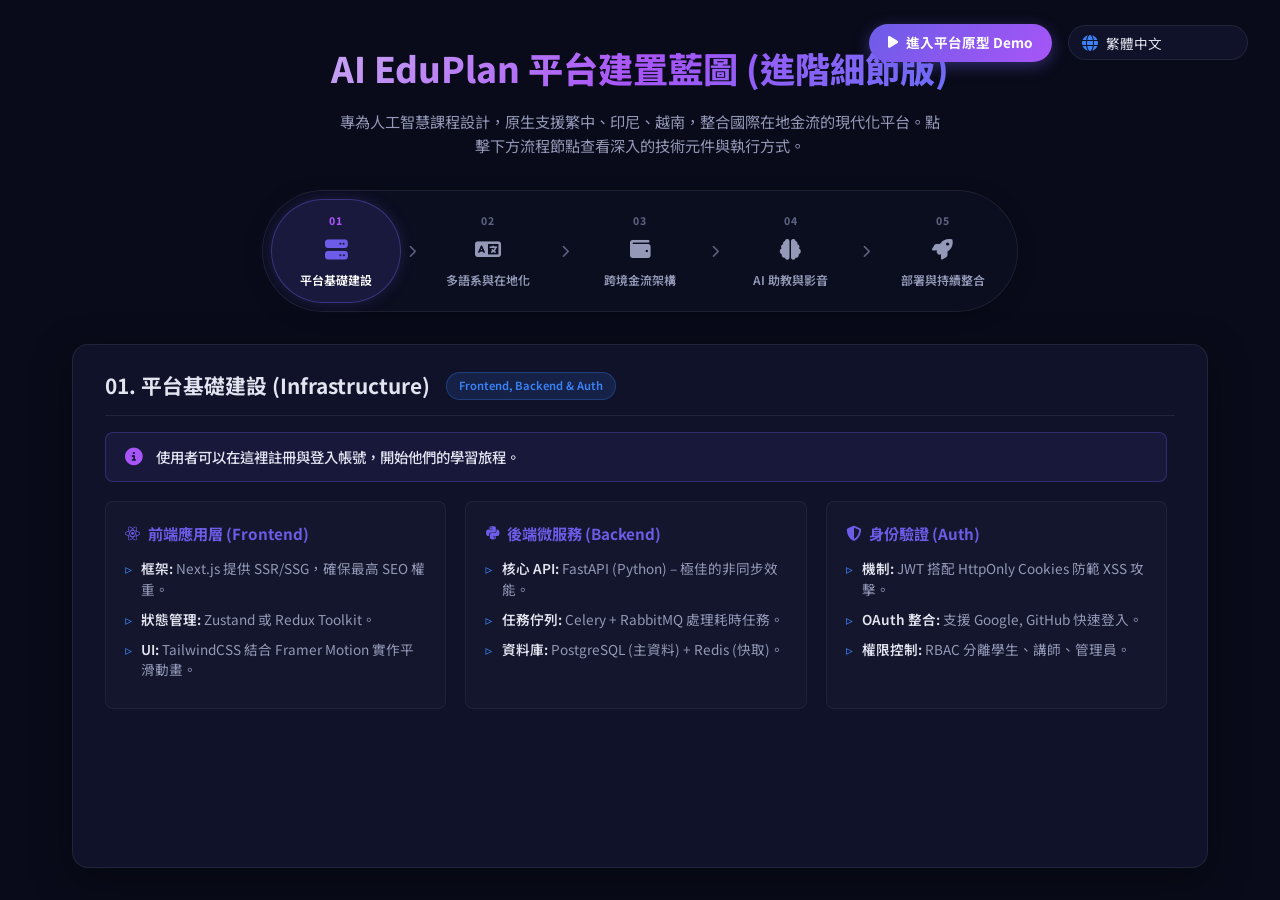
<file: index.html>
<!DOCTYPE html>
<html lang="zh-TW">
<head>
    <meta charset="UTF-8">
    <meta name="viewport" content="width=device-width, initial-scale=1.0">
    <title>AI EduPlan | Architecture Planning</title>
    <link rel="stylesheet" href="style.css">
    <link href="https://fonts.googleapis.com/css2?family=Noto+Sans+TC:wght@400;500;700;800&family=Inter:wght@400;500;600;700&display=swap" rel="stylesheet">
    <link rel="stylesheet" href="https://cdnjs.cloudflare.com/ajax/libs/font-awesome/6.4.0/css/all.min.css">
</head>
<body>
    <!-- Language Switcher & Demo Link -->
    <div class="top-nav-controls">
        <a href="demo.html" class="demo-link-btn"><i class="fa-solid fa-play"></i> <span data-i18n="demo_btn">進入平台原型 Demo</span></a>
        <div class="lang-switcher">
            <i class="fa-solid fa-globe"></i>
            <select id="lang-select">
                <option value="tw">繁體中文</option>
                <option value="id">Bahasa Indonesia</option>
                <option value="vn">Tiếng Việt</option>
                <option value="en">English</option>
            </select>
        </div>
    </div>

    <div class="app-container">
        <header class="header">
            <h1 data-i18n="header_title">AI EduPlan 平台建置藍圖 (進階細節版)</h1>
            <p data-i18n="header_desc">專為人工智慧課程設計，原生支援繁中、印尼、越南，整合國際在地金流的現代化平台。點擊下方流程節點查看深入的技術元件與執行方式。</p>
        </header>

        <!-- Horizontal Workflow Nodes -->
        <div class="workflow-wrapper">
            <div class="workflow-nodes">
                
                <div class="node active" data-target="panel-1">
                    <div class="node-step">01</div>
                    <div class="node-icon"><i class="fa-solid fa-server"></i></div>
                    <div class="node-title" data-i18n="node_1">平台基礎建設</div>
                </div>
                
                <div class="arrow"><i class="fa-solid fa-chevron-right"></i></div>
                
                <div class="node" data-target="panel-2">
                    <div class="node-step">02</div>
                    <div class="node-icon"><i class="fa-solid fa-language"></i></div>
                    <div class="node-title" data-i18n="node_2">多語系與在地化</div>
                </div>
                
                <div class="arrow"><i class="fa-solid fa-chevron-right"></i></div>
                
                <div class="node" data-target="panel-3">
                    <div class="node-step">03</div>
                    <div class="node-icon"><i class="fa-solid fa-wallet"></i></div>
                    <div class="node-title" data-i18n="node_3">跨境金流架構</div>
                </div>
                
                <div class="arrow"><i class="fa-solid fa-chevron-right"></i></div>
                
                <div class="node" data-target="panel-4">
                    <div class="node-step">04</div>
                    <div class="node-icon"><i class="fa-solid fa-brain"></i></div>
                    <div class="node-title" data-i18n="node_4">AI 助教與影音</div>
                </div>

                <div class="arrow"><i class="fa-solid fa-chevron-right"></i></div>

                <div class="node" data-target="panel-5">
                    <div class="node-step">05</div>
                    <div class="node-icon"><i class="fa-solid fa-rocket"></i></div>
                    <div class="node-title" data-i18n="node_5">部署與持續整合</div>
                </div>

            </div>
        </div>

        <!-- Details Panels -->
        <div class="panels-container">
            
            <!-- Panel 1 -->
            <div class="panel active" id="panel-1">
                <div class="panel-header">
                    <h2 data-i18n="p1_title">01. 平台基礎建設 (Infrastructure)</h2>
                    <span class="badge blue">Frontend, Backend & Auth</span>
                </div>
                <div class="panel-content scrollable">
                    <div class="explain-box">
                        <i class="fa-solid fa-circle-info"></i>
                        <span data-i18n="p1_explain">使用者可以在這裡註冊與登入帳號，開始他們的學習旅程。</span>
                    </div>
                    <div class="grid-3">
                        <div class="box">
                            <h4><i class="fa-brands fa-react"></i> <span data-i18n="p1_b1_t">前端應用層 (Frontend)</span></h4>
                            <ul class="detail-list">
                                <li data-i18n="p1_b1_1"><strong>框架:</strong> Next.js 提供 SSR/SSG，確保最高 SEO 權重。</li>
                                <li data-i18n="p1_b1_2"><strong>狀態管理:</strong> Zustand 或 Redux Toolkit。</li>
                                <li data-i18n="p1_b1_3"><strong>UI:</strong> TailwindCSS 結合 Framer Motion 實作平滑動畫。</li>
                            </ul>
                        </div>
                        <div class="box">
                            <h4><i class="fa-brands fa-python"></i> <span data-i18n="p1_b2_t">後端微服務 (Backend)</span></h4>
                            <ul class="detail-list">
                                <li data-i18n="p1_b2_1"><strong>核心 API:</strong> FastAPI (Python) – 極佳的非同步效能。</li>
                                <li data-i18n="p1_b2_2"><strong>任務佇列:</strong> Celery + RabbitMQ 處理耗時任務。</li>
                                <li data-i18n="p1_b2_3"><strong>資料庫:</strong> PostgreSQL (主資料) + Redis (快取)。</li>
                            </ul>
                        </div>
                        <div class="box">
                            <h4><i class="fa-solid fa-shield-halved"></i> <span data-i18n="p1_b3_t">身份驗證 (Auth)</span></h4>
                            <ul class="detail-list">
                                <li data-i18n="p1_b3_1"><strong>機制:</strong> JWT 搭配 HttpOnly Cookies 防範 XSS 攻擊。</li>
                                <li data-i18n="p1_b3_2"><strong>OAuth 整合:</strong> 支援 Google, GitHub 快速登入。</li>
                                <li data-i18n="p1_b3_3"><strong>權限控制:</strong> RBAC 分離學生、講師、管理員。</li>
                            </ul>
                        </div>
                    </div>
                </div>
            </div>

            <!-- Panel 2 -->
            <div class="panel" id="panel-2">
                <div class="panel-header">
                    <h2 data-i18n="p2_title">02. 全球化多語系策略 (i18n)</h2>
                    <span class="badge emerald">Translation Pipeline</span>
                </div>
                <div class="panel-content scrollable">
                    <div class="explain-box">
                        <i class="fa-solid fa-circle-info"></i>
                        <span data-i18n="p2_explain">來自不同國家的學生（台灣、印尼、越南）都能用自己母語的介面與字幕，毫無阻礙地學習。</span>
                    </div>
                    <p class="desc" data-i18n="p2_desc">不只是翻譯文字，還包含時區、貨幣符號、與排版的全面在地化。</p>
                    
                    <div class="inner-flow">
                        <div class="flow-step">
                            <span class="step-num">1</span>
                            <strong data-i18n="p2_f1_t">IP 定位 (GeoIP)</strong>
                            <p data-i18n="p2_f1_d">偵測來源國家，自動設定時區與幣別。</p>
                        </div>
                        <div class="flow-arrow">→</div>
                        <div class="flow-step">
                            <span class="step-num">2</span>
                            <strong data-i18n="p2_f2_t">載入語系</strong>
                            <p data-i18n="p2_f2_d">優先顯示當地語系，無配對則 fallback 英文。</p>
                        </div>
                        <div class="flow-arrow">→</div>
                        <div class="flow-step">
                            <span class="step-num">3</span>
                            <strong data-i18n="p2_f3_t">動態排版調整</strong>
                            <p data-i18n="p2_f3_d">印尼/越南文字串較長，UI 容器動態適應。</p>
                        </div>
                    </div>

                    <div class="grid-2 mt-3">
                        <div class="box">
                            <h4><i class="fa-solid fa-language"></i> <span data-i18n="p2_b1_t">AI 自動化翻譯工作流</span></h4>
                            <ul class="detail-list">
                                <li data-i18n="p2_b1_1">原始內容撰寫以 <strong>繁體中文</strong> 為主。</li>
                                <li data-i18n="p2_b1_2">呼叫 OpenAI API，批次翻譯成印尼文與越南文。</li>
                                <li data-i18n="p2_b1_3">推送至後台，由當地母語人士進行人工校對。</li>
                            </ul>
                        </div>
                        <div class="box">
                            <h4><i class="fa-solid fa-clock"></i> <span data-i18n="p2_b2_t">區域化體驗設定</span></h4>
                            <ul class="detail-list">
                                <li data-i18n="p2_b2_1"><strong>時間:</strong> 使用 <code>date-fns-tz</code> 轉換為學員當地時間。</li>
                                <li data-i18n="p2_b2_2"><strong>字體:</strong> 針對不同語系載入最佳化字體避免缺字。</li>
                            </ul>
                        </div>
                    </div>
                </div>
            </div>

            <!-- Panel 3 -->
            <div class="panel" id="panel-3">
                <div class="panel-header">
                    <h2 data-i18n="p3_title">03. 跨境與在地金流架構</h2>
                    <span class="badge amber">Payment State Machine</span>
                </div>
                <div class="panel-content scrollable">
                    <div class="explain-box">
                        <i class="fa-solid fa-circle-info"></i>
                        <span data-i18n="p3_explain">這是開發者／平台擁有者收錢（獲利）的地方。學生可以使用當地的信用卡、電子錢包或轉帳付款。</span>
                    </div>
                    
                    <div class="grid-2">
                        <div>
                            <p class="desc" data-i18n="p3_desc">針對東南亞市場，深度整合當地虛擬帳號與電子錢包。</p>
                            <div class="box">
                                <h4><i class="fa-solid fa-money-bill-transfer"></i> <span data-i18n="p3_b1_t">支付網關動態路由</span></h4>
                                <ul class="detail-list">
                                    <li data-i18n="p3_b1_1"><strong>台灣:</strong> 綠界 (ECPay) - 信用卡與超商。</li>
                                    <li data-i18n="p3_b1_2"><strong>印尼/越南:</strong> Xendit - GoPay, MoMo 或虛擬帳號。</li>
                                    <li data-i18n="p3_b1_3"><strong>國際:</strong> Stripe API，以 USD 計價。</li>
                                </ul>
                            </div>
                            <div class="box mt-3">
                                <h4><i class="fa-solid fa-rotate"></i> <span data-i18n="p3_b2_t">交易狀態機 (Webhook)</span></h4>
                                <ul class="detail-list">
                                    <li data-i18n="p3_b2_1"><code>PENDING</code>: 等待非同步付款。</li>
                                    <li data-i18n="p3_b2_2"><code>PAID</code>: 收到 Gateway Webhook，解鎖課程。</li>
                                    <li data-i18n="p3_b2_3"><code>FAILED</code>: 超時未付款，釋放名額。</li>
                                </ul>
                            </div>
                        </div>
                        
                        <!-- Interactive Fee & Revenue Calculator -->
                        <div class="box calculator-box">
                            <h4 style="color: var(--teal);"><i class="fa-solid fa-calculator"></i> <span data-i18n="calc_title">跨境金流成本與收益估算器</span></h4>
                            <p style="font-size: 0.75rem; color: var(--text3); margin-bottom: 1rem;" data-i18n="calc_desc">模擬不同市場售價下，扣除平台與支付網關手續費後的淨收益估算。</p>
                            
                            <div class="form-group">
                                <label data-i18n="calc_market">目標市場與售價設定</label>
                                <select class="form-control" id="calc-region" style="background: rgba(0,0,0,0.4); border-color: rgba(255,255,255,0.1);">
                                    <option value="tw">台灣 (售價: NT$ 2,980, 綠界手續費: 2.75%)</option>
                                    <option value="id">印尼 (售價: Rp 1.450.000, Xendit手續費: 3.5%)</option>
                                    <option value="vn">越南 (售價: 2.350.000 VND, MoMo手續費: 2.5%)</option>
                                    <option value="en">國際 (售價: $99.00 USD, Stripe手續費: 3.4% + $0.3)</option>
                                </select>
                            </div>
                            
                            <div class="form-group" style="margin-top: 1rem;">
                                <label style="display: flex; justify-content: space-between;">
                                    <span data-i18n="calc_sales">預估每月銷量 (人次)</span>
                                    <span id="calc-sales-val" style="font-weight: 700; color: var(--accent2);">50</span>
                                </label>
                                <input type="range" id="calc-sales-range" min="5" max="500" step="5" value="50" style="width: 100%; accent-color: var(--accent);">
                            </div>

                            <div style="margin-top: 1.5rem; border-top: 1px dashed rgba(255,255,255,0.08); padding-top: 1rem;">
                                <div style="display: flex; justify-content: space-between; font-size: 0.8rem; margin-bottom: 0.4rem;">
                                    <span data-i18n="calc_total_rev">月總營業額:</span>
                                    <span id="calc-total-rev" style="color: white; font-weight: 600;">NT$ 149,000</span>
                                </div>
                                <div style="display: flex; justify-content: space-between; font-size: 0.8rem; margin-bottom: 0.4rem; color: var(--rose);">
                                    <span data-i18n="calc_fees">估算網關手續費:</span>
                                    <span id="calc-total-fees">- NT$ 4,098</span>
                                </div>
                                <div style="display: flex; justify-content: space-between; font-size: 0.9rem; font-weight: 700; color: var(--teal); border-top: 1px solid rgba(255,255,255,0.05); padding-top: 0.4rem;">
                                    <span data-i18n="calc_net_income">淨收益預估:</span>
                                    <span id="calc-net-income">NT$ 144,902</span>
                                </div>
                            </div>
                        </div>
                    </div>
                </div>
            </div>

            <!-- Panel 4 -->
            <div class="panel" id="panel-4">
                <div class="panel-header">
                    <h2 data-i18n="p4_title">04. AI 助教與影音分發</h2>
                    <span class="badge rose">RAG & Video CDN</span>
                </div>
                <div class="panel-content scrollable">
                    <div class="explain-box">
                        <i class="fa-solid fa-circle-info"></i>
                        <span data-i18n="p4_explain">學生在這裡觀看高品質且加密防盜的教學影片，並可以隨時向 AI 助教發問取得即時解答。</span>
                    </div>
                    <div class="grid-2">
                        <div class="box">
                            <h4><i class="fa-solid fa-video"></i> <span data-i18n="p4_b1_t">HLS 加密串流架構</span></h4>
                            <ul class="detail-list">
                                <li data-i18n="p4_b1_1"><strong>儲存轉檔:</strong> AWS S3 搭配 MediaConvert 切片 HLS。</li>
                                <li data-i18n="p4_b1_2"><strong>內容保護:</strong> 結合 AES-128 加密，防堵直接下載。</li>
                                <li data-i18n="p4_b1_3"><strong>全球分發:</strong> 透過 CloudFront CDN 確保印尼/越南不卡頓。</li>
                            </ul>
                        </div>
                        <div class="box">
                            <h4><i class="fa-solid fa-robot"></i> <span data-i18n="p4_b2_t">RAG 課程助教</span></h4>
                            <ul class="detail-list">
                                <li data-i18n="p4_b2_1"><strong>資料向量化:</strong> 將影片逐字稿存入 Vector DB。</li>
                                <li data-i18n="p4_b2_2"><strong>精準問答:</strong> 自動帶入提問當下的時間段上下文。</li>
                                <li data-i18n="p4_b2_3"><strong>多語支援:</strong> 自動將外語提問對齊繁中知識庫並翻譯解答。</li>
                            </ul>
                        </div>
                    </div>
                </div>
            </div>

            <!-- Panel 5 -->
            <div class="panel" id="panel-5">
                <div class="panel-header">
                    <h2 data-i18n="p5_title">05. 發布與持續整合 (CI/CD)</h2>
                    <span class="badge purple">DevOps & Marketing</span>
                </div>
                <div class="panel-content scrollable">
                    <div class="explain-box">
                        <i class="fa-solid fa-circle-info"></i>
                        <span data-i18n="p5_explain">開發者在這裡一鍵發布更新。靜態宣傳網頁會自動上傳到 GitHub Pages，讓搜尋引擎（Google）更容易找到這個平台。</span>
                    </div>
                    <div class="grid-2">
                        <div class="box">
                            <h4><i class="fa-solid fa-code-branch"></i> <span data-i18n="p5_b1_t">GitHub Actions 部署</span></h4>
                            <ul class="detail-list">
                                <li data-i18n="p5_b1_1"><strong>靜態行銷頁:</strong> 推送至 main 自動佈署至 gh-pages 分支。</li>
                                <li data-i18n="p5_b1_2"><strong>後端服務:</strong> 通過 PyTest 後封裝 Docker 推送雲端。</li>
                            </ul>
                        </div>
                        <div class="box">
                            <h4><i class="fa-solid fa-magnifying-glass-chart"></i> <span data-i18n="p5_b2_t">國際化 SEO 策略</span></h4>
                            <ul class="detail-list">
                                <li data-i18n="p5_b2_1"><strong>Hreflang Tags:</strong> 標記各語言版本對應關係。</li>
                                <li data-i18n="p5_b2_2"><strong>Schema.org:</strong> 讓 Google 搜尋結果直接顯示評分與課程價格。</li>
                            </ul>
                        </div>
                    </div>
                </div>
            </div>

        </div>
    </div>

    <script src="script.js"></script>
</body>
</html>
</file>
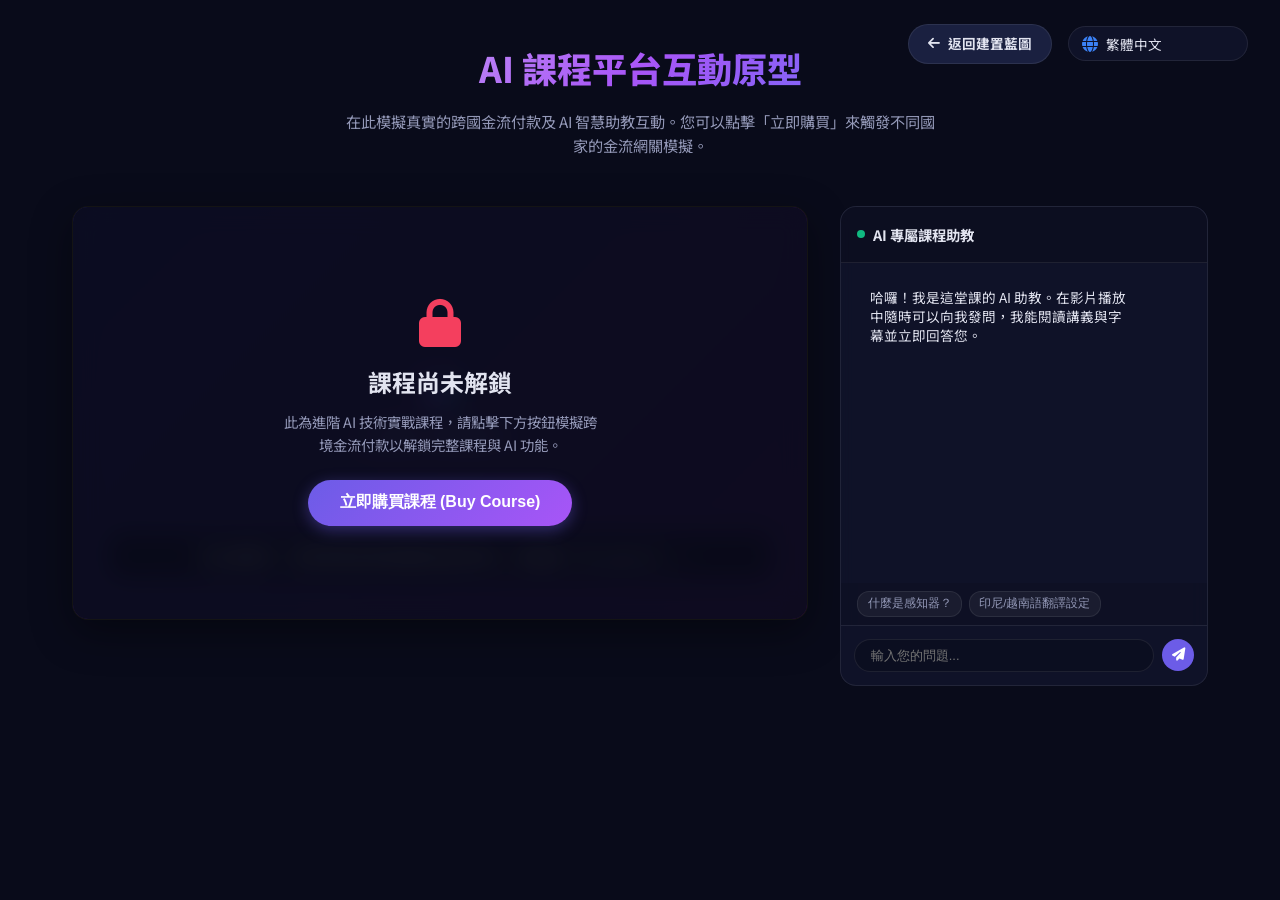
<file: demo.html>
<!DOCTYPE html>
<html lang="zh-TW">
<head>
    <meta charset="UTF-8">
    <meta name="viewport" content="width=device-width, initial-scale=1.0">
    <title>AI EduPlan | 平台互動原型 (Interactive Demo)</title>
    <link rel="stylesheet" href="style.css">
    <link href="https://fonts.googleapis.com/css2?family=Noto+Sans+TC:wght@400;500;700;800&family=Inter:wght@400;500;600;700&display=swap" rel="stylesheet">
    <link rel="stylesheet" href="https://cdnjs.cloudflare.com/ajax/libs/font-awesome/6.4.0/css/all.min.css">
    <style>
        body { overflow: auto; }
        .demo-layout {
            display: grid;
            grid-template-columns: 2fr 1fr;
            gap: 2rem;
            flex: 1;
            margin-top: 1rem;
            min-height: 500px;
        }
        @media (max-width: 900px) {
            .demo-layout { grid-template-columns: 1fr; }
        }
        
        /* Video Player Wrapper */
        .video-wrapper {
            position: relative;
            background: #000;
            border-radius: var(--radius);
            aspect-ratio: 16/9;
            display: flex;
            align-items: center;
            justify-content: center;
            overflow: hidden;
            border: 1px solid var(--glass-border);
            box-shadow: var(--shadow);
        }
        
        /* Locked view overlay */
        .locked-overlay {
            position: absolute;
            inset: 0;
            background: rgba(9, 11, 26, 0.85);
            backdrop-filter: blur(12px);
            z-index: 10;
            display: flex;
            flex-direction: column;
            align-items: center;
            justify-content: center;
            text-align: center;
            padding: 2rem;
            transition: opacity 0.5s ease;
        }
        .locked-overlay i {
            font-size: 3rem;
            color: var(--rose);
            margin-bottom: 1rem;
        }
        .locked-overlay h3 {
            font-size: 1.5rem;
            margin-bottom: 0.5rem;
        }
        .locked-overlay p {
            color: var(--text2);
            font-size: 0.9rem;
            margin-bottom: 1.5rem;
            max-width: 320px;
        }
        .buy-now-btn {
            background: linear-gradient(135deg, var(--accent), var(--accent2));
            color: white;
            border: none;
            padding: 0.8rem 2rem;
            font-weight: 700;
            font-size: 1rem;
            border-radius: 999px;
            cursor: pointer;
            box-shadow: 0 4px 15px rgba(108, 92, 231, 0.4);
            transition: all 0.3s;
        }
        .buy-now-btn:hover {
            transform: translateY(-2px);
            box-shadow: 0 6px 20px rgba(108, 92, 231, 0.6);
        }
        
        /* Video Simulation */
        .simulated-video {
            width: 100%;
            height: 100%;
            background: linear-gradient(135deg, #1e1b4b, #311042);
            position: relative;
            display: flex;
            align-items: center;
            justify-content: center;
        }
        .video-canvas {
            display: flex;
            flex-direction: column;
            align-items: center;
            gap: 1rem;
        }
        .wave {
            display: flex;
            align-items: center;
            gap: 5px;
        }
        .wave-bar {
            width: 4px;
            height: 30px;
            background: var(--accent);
            animation: bounce 1.2s infinite ease-in-out;
            border-radius: 2px;
        }
        .wave-bar:nth-child(2) { animation-delay: 0.1s; background: var(--accent2); }
        .wave-bar:nth-child(3) { animation-delay: 0.2s; background: var(--accent3); }
        .wave-bar:nth-child(4) { animation-delay: 0.3s; background: var(--teal); }
        @keyframes bounce {
            0%, 100% { transform: scaleY(0.3); }
            50% { transform: scaleY(1.5); }
        }
        .subtitle-bar {
            position: absolute;
            bottom: 10%;
            left: 5%;
            right: 5%;
            background: rgba(0, 0, 0, 0.7);
            color: #fff;
            padding: 0.6rem 1rem;
            border-radius: 8px;
            text-align: center;
            font-size: 0.95rem;
            backdrop-filter: blur(4px);
        }
        
        /* Payment Modal */
        .modal {
            position: fixed;
            inset: 0;
            background: rgba(9, 11, 26, 0.8);
            backdrop-filter: blur(8px);
            z-index: 200;
            display: flex;
            align-items: center;
            justify-content: center;
            opacity: 0;
            pointer-events: none;
            transition: all 0.3s;
        }
        .modal.active {
            opacity: 1;
            pointer-events: auto;
        }
        .modal-card {
            background: var(--surface);
            border: 1px solid var(--glass-border);
            border-radius: var(--radius);
            width: 100%;
            max-width: 480px;
            padding: 2rem;
            box-shadow: var(--shadow);
            transform: scale(0.9);
            transition: all 0.3s;
        }
        .modal.active .modal-card {
            transform: scale(1);
        }
        .modal-header {
            display: flex;
            justify-content: space-between;
            align-items: center;
            margin-bottom: 1.5rem;
        }
        .modal-header h3 { font-size: 1.2rem; font-weight: 700; }
        .close-modal {
            background: transparent; border: none; color: var(--text3); font-size: 1.2rem; cursor: pointer;
        }
        
        .form-group {
            margin-bottom: 1rem;
        }
        .form-group label {
            display: block; font-size: 0.8rem; color: var(--text2); margin-bottom: 0.4rem;
        }
        .form-control {
            width: 100%;
            background: rgba(0,0,0,0.2);
            border: 1px solid var(--glass-border);
            border-radius: var(--radius-sm);
            color: white;
            padding: 0.6rem 0.8rem;
            font-family: var(--font);
            outline: none;
        }
        .form-control:focus {
            border-color: var(--accent);
        }
        
        .pay-methods-grid {
            display: grid;
            grid-template-columns: 1fr 1fr;
            gap: 0.8rem;
            margin-top: 0.5rem;
        }
        .pay-method-option {
            background: rgba(255,255,255,0.02);
            border: 1px solid var(--glass-border);
            border-radius: var(--radius-sm);
            padding: 0.8rem;
            text-align: center;
            cursor: pointer;
            transition: all 0.2s;
            font-size: 0.8rem;
        }
        .pay-method-option:hover {
            border-color: var(--accent3);
        }
        .pay-method-option.active {
            background: rgba(108, 92, 231, 0.1);
            border-color: var(--accent);
            color: white;
        }
        
        .confirm-pay-btn {
            width: 100%;
            background: var(--teal);
            color: #000;
            font-weight: 700;
            border: none;
            padding: 0.8rem;
            border-radius: var(--radius-sm);
            cursor: pointer;
            margin-top: 1.5rem;
            font-size: 0.9rem;
            transition: all 0.2s;
        }
        .confirm-pay-btn:hover {
            background: #11a393;
            transform: translateY(-1px);
        }
        
        /* Simulated processing overlay */
        .processing-overlay {
            position: absolute;
            inset: 0;
            background: var(--bg);
            z-index: 100;
            display: flex;
            flex-direction: column;
            align-items: center;
            justify-content: center;
            opacity: 0;
            pointer-events: none;
            transition: opacity 0.3s;
        }
        .processing-overlay.active {
            opacity: 1;
            pointer-events: auto;
        }
        .spinner {
            width: 40px; height: 40px;
            border: 4px solid rgba(108,92,231,0.2);
            border-top: 4px solid var(--accent);
            border-radius: 50%;
            animation: spin 1s linear infinite;
            margin-bottom: 1rem;
        }
        @keyframes spin { 0% { transform: rotate(0deg); } 100% { transform: rotate(360deg); } }
        
        /* Chatbot Container */
        .chat-container {
            background: var(--glass);
            border: 1px solid var(--glass-border);
            border-radius: var(--radius);
            display: flex;
            flex-direction: column;
            height: 100%;
            max-height: 480px;
            overflow: hidden;
            backdrop-filter: blur(10px);
        }
        .chat-header {
            background: rgba(0,0,0,0.2);
            padding: 1rem;
            border-bottom: 1px solid var(--glass-border);
            display: flex;
            align-items: center;
            gap: 0.5rem;
        }
        .chat-header .status-dot {
            width: 8px; height: 8px; border-radius: 50%; background: var(--emerald);
        }
        .chat-header h4 { font-size: 0.9rem; font-weight: 700; }
        
        .chat-messages {
            flex: 1;
            overflow-y: auto;
            padding: 1rem;
            display: flex;
            flex-direction: column;
            gap: 0.8rem;
        }
        .msg {
            max-width: 85%;
            padding: 0.6rem 0.8rem;
            border-radius: 12px;
            font-size: 0.85rem;
            line-height: 1.4;
        }
        .msg.bot {
            background: var(--surface2);
            color: var(--text);
            align-self: flex-start;
            border-bottom-left-radius: 2px;
        }
        .msg.user {
            background: var(--accent);
            color: #fff;
            align-self: flex-end;
            border-bottom-right-radius: 2px;
        }
        .chat-footer {
            padding: 0.8rem;
            border-top: 1px solid var(--glass-border);
            display: flex;
            gap: 0.5rem;
        }
        .chat-input {
            flex: 1;
            background: rgba(0,0,0,0.2);
            border: 1px solid var(--glass-border);
            border-radius: 20px;
            color: white;
            padding: 0.5rem 1rem;
            font-size: 0.8rem;
            outline: none;
        }
        .send-chat-btn {
            background: var(--accent);
            color: white;
            border: none;
            width: 32px; height: 32px;
            border-radius: 50%;
            display: flex; align-items: center; justify-content: center;
            cursor: pointer;
        }
        .send-chat-btn:hover { background: var(--accent2); }
        
        .quick-questions {
            display: flex;
            flex-wrap: wrap;
            gap: 0.4rem;
            padding: 0.5rem 1rem;
            background: rgba(0,0,0,0.1);
        }
        .quick-btn {
            background: rgba(255,255,255,0.05);
            border: 1px solid var(--glass-border);
            border-radius: 12px;
            padding: 0.3rem 0.6rem;
            font-size: 0.72rem;
            color: var(--text2);
            cursor: pointer;
            transition: all 0.2s;
        }
        .quick-btn:hover {
            background: rgba(108,92,231,0.15);
            color: white;
            border-color: var(--accent);
        }
        
        .success-toast {
            position: fixed;
            bottom: 2rem;
            left: 50%;
            transform: translateX(-50%) translateY(100px);
            background: var(--emerald);
            color: #000;
            font-weight: 700;
            padding: 0.8rem 2rem;
            border-radius: 999px;
            z-index: 300;
            box-shadow: 0 4px 15px rgba(16,185,129,0.4);
            display: flex;
            align-items: center;
            gap: 0.5rem;
            transition: all 0.4s cubic-bezier(0.175, 0.885, 0.32, 1.275);
            opacity: 0;
        }
        .success-toast.active {
            transform: translateX(-50%) translateY(0);
            opacity: 1;
        }
    </style>
</head>
<body>
    <!-- Top Bar Controls -->
    <div class="top-nav-controls">
        <a href="index.html" class="demo-link-btn" style="background: var(--surface); border: 1px solid var(--glass-border); color: var(--text); box-shadow: none;"><i class="fa-solid fa-arrow-left"></i> <span data-i18n="back_btn">返回建置藍圖</span></a>
        <div class="lang-switcher">
            <i class="fa-solid fa-globe"></i>
            <select id="lang-select">
                <option value="tw">繁體中文</option>
                <option value="id">Bahasa Indonesia</option>
                <option value="vn">Tiếng Việt</option>
                <option value="en">English</option>
            </select>
        </div>
    </div>

    <div class="app-container">
        <header class="header">
            <h1 data-i18n="demo_title">AI 課程平台互動原型</h1>
            <p data-i18n="demo_desc">在此模擬真實的跨國金流付款及 AI 智慧助教互動。您可以點擊「立即購買」來觸發不同國家的金流網關模擬。</p>
        </header>

        <div class="demo-layout">
            <!-- Left: Course Player Area -->
            <div>
                <div class="video-wrapper">
                    <!-- Locked view initially -->
                    <div class="locked-overlay" id="video-lock-overlay">
                        <i class="fa-solid fa-lock"></i>
                        <h3 data-i18n="locked_title">課程尚未解鎖</h3>
                        <p data-i18n="locked_desc">此為進階 AI 技術實戰課程，請點擊下方按鈕模擬跨境金流付款以解鎖完整課程與 AI 功能。</p>
                        <button class="buy-now-btn" id="buy-course-btn" data-i18n="buy_btn">立即購買課程 (Buy Course)</button>
                    </div>

                    <!-- Playing view -->
                    <div class="simulated-video">
                        <div class="video-canvas">
                            <div class="wave">
                                <div class="wave-bar"></div>
                                <div class="wave-bar"></div>
                                <div class="wave-bar"></div>
                                <div class="wave-bar"></div>
                            </div>
                            <span data-i18n="video_playing" style="font-size: 0.9rem; color: var(--text2);">AI 課程影片模擬播放中...</span>
                        </div>
                        <div class="subtitle-bar" id="subtitle-element" data-i18n="sub_1">
                            「在本章節中，我們將學習神經網路的基本單元：感知器（Perceptron）。」
                        </div>
                    </div>
                </div>
            </div>

            <!-- Right: AI Chatbot helper -->
            <div class="chat-container">
                <div class="chat-header">
                    <div class="status-dot"></div>
                    <h4 data-i18n="bot_title">AI 專屬課程助教</h4>
                </div>
                <div class="chat-messages" id="chat-box">
                    <div class="msg bot" data-i18n="bot_welcome">哈囉！我是這堂課的 AI 助教。在影片播放中隨時可以向我發問，我能閱讀講義與字幕並立即回答您。</div>
                </div>
                <div class="quick-questions" id="quick-questions-wrapper">
                    <button class="quick-btn" data-q="q1" data-i18n="q1_btn">什麼是感知器？</button>
                    <button class="quick-btn" data-q="q2" data-i18n="q2_btn">印尼/越南語翻譯設定</button>
                </div>
                <div class="chat-footer">
                    <input type="text" class="chat-input" id="chat-input-field" placeholder="輸入您的問題..." data-i18n="chat_placeholder">
                    <button class="send-chat-btn" id="send-chat-btn"><i class="fa-solid fa-paper-plane"></i></button>
                </div>
            </div>
        </div>
    </div>

    <!-- Payment Gateway Selection Modal -->
    <div class="modal" id="payment-modal">
        <div class="modal-card">
            <div class="processing-overlay" id="payment-processing">
                <div class="spinner"></div>
                <h4 data-i18n="proc_title">正在模擬 Webhook 金流對接...</h4>
                <p data-i18n="proc_desc">Xendit / Stripe / ECPay 自動網關通信中</p>
            </div>
            
            <div class="modal-header">
                <h3 data-i18n="modal_title">模擬金流支付結帳</h3>
                <button class="close-modal" id="close-modal-btn">&times;</button>
            </div>
            
            <div class="form-group">
                <label data-i18n="modal_loc">您的地理位置 (模擬 IP 路由)</label>
                <select class="form-control" id="simulated-region">
                    <option value="tw">台灣 (TWD) - 綠界/藍新金流</option>
                    <option value="id">印尼 (IDR) - Xendit 虛擬帳號</option>
                    <option value="vn">越南 (VND) - Xendit / MoMo 電子錢包</option>
                    <option value="en">美國/其他 (USD) - Stripe 國際金流</option>
                </select>
            </div>

            <div class="form-group">
                <label data-i18n="modal_pay">推薦支付方式</label>
                <div class="pay-methods-grid" id="methods-container">
                    <!-- Methods generated dynamically based on selected region -->
                </div>
            </div>

            <div class="form-group mt-3">
                <label data-i18n="modal_amt">支付金額 (模擬轉換)</label>
                <div id="simulated-amount" style="font-weight: 700; color: var(--accent2); font-size: 1.1rem;">
                    NT$ 2,980 元
                </div>
            </div>

            <button class="confirm-pay-btn" id="confirm-payment-btn" data-i18n="modal_confirm">模擬完成付款 (Confirm Payment)</button>
        </div>
    </div>

    <!-- Success Toast Notification -->
    <div class="success-toast" id="pay-success-toast">
        <i class="fa-solid fa-circle-check"></i>
        <span data-i18n="toast_success">付款成功！課程已全解鎖。</span>
    </div>

    <script src="demo.js"></script>
</body>
</html>
</file>
<file: style.css>
/* ========== RESET & BASE ========== */
*,*::before,*::after { box-sizing:border-box; margin:0; padding:0; }
:root {
  --bg: #090b1a; --bg2: #141833; --surface: #1a2040;
  --glass: rgba(20, 24, 51, 0.6); --glass-border: rgba(255, 255, 255, 0.08);
  --text: #e2e4f0; --text2: #9499b8; --text3: #5c6180;
  --accent: #6c5ce7; --accent2: #a855f7; --accent3: #3b82f6;
  --teal: #14b8a6; --rose: #f43f5e; --amber: #f59e0b; --emerald: #10b981;
  --radius: 16px; --radius-sm: 8px;
  --shadow: 0 12px 40px rgba(0,0,0,0.4);
  --font: 'Noto Sans TC', 'Inter', system-ui, sans-serif;
}
html, body {
  height: 100%;
  font-family: var(--font);
  background: var(--bg);
  color: var(--text);
  line-height: 1.6;
  overflow: hidden; 
}

/* Background effects */
body::before {
  content: ''; position: absolute; inset: 0; z-index: -1;
  background: radial-gradient(ellipse 60% 60% at 50% 10%, rgba(108,92,231,0.15), transparent 70%),
              radial-gradient(ellipse 50% 50% at 80% 80%, rgba(59,130,246,0.1), transparent 60%);
}

.app-container {
  display: flex;
  flex-direction: column;
  height: 100vh;
  max-width: 1200px;
  margin: 0 auto;
  padding: 2rem;
}

/* ========== TOP NAV CONTROLS ========== */
.top-nav-controls {
  position: absolute;
  top: 1.5rem;
  right: 2rem;
  display: flex;
  align-items: center;
  gap: 1rem;
  z-index: 100;
}
.demo-link-btn {
  display: inline-flex;
  align-items: center;
  gap: 0.5rem;
  background: linear-gradient(135deg, var(--accent), var(--accent2));
  border: none;
  padding: 0.5rem 1.2rem;
  border-radius: 999px;
  color: #fff;
  font-size: 0.85rem;
  font-weight: 700;
  text-decoration: none;
  box-shadow: 0 4px 15px rgba(108, 92, 231, 0.4);
  transition: all 0.3s;
}
.demo-link-btn:hover {
  transform: translateY(-2px);
  box-shadow: 0 6px 20px rgba(108, 92, 231, 0.6);
}

/* ========== LANG SWITCHER ========== */
.lang-switcher {
  display: flex;
  align-items: center;
  gap: 0.5rem;
  background: var(--glass);
  border: 1px solid var(--glass-border);
  padding: 0.4rem 0.8rem;
  border-radius: 999px;
  backdrop-filter: blur(10px);
}
.lang-switcher i {
  color: var(--accent3);
}
.lang-switcher select {
  background: transparent;
  color: var(--text);
  border: none;
  font-family: var(--font);
  font-size: 0.85rem;
  cursor: pointer;
  outline: none;
  appearance: none;
  padding-right: 1rem;
}
.lang-switcher select option {
  background: var(--bg);
  color: var(--text);
}

/* ========== HEADER ========== */
.header {
  text-align: center;
  margin-bottom: 2rem;
  margin-top: 0.5rem;
}
.header h1 {
  font-size: 2.2rem;
  font-weight: 800;
  background: linear-gradient(135deg, #e2e4f0, #a855f7, #3b82f6);
  -webkit-background-clip: text;
  -webkit-text-fill-color: transparent;
  margin-bottom: 0.8rem;
}
.header p {
  color: var(--text2);
  font-size: 0.95rem;
  max-width: 600px;
  margin: 0 auto;
}

/* ========== WORKFLOW HORIZONTAL NODES ========== */
.workflow-wrapper {
  display: flex;
  justify-content: center;
  margin-bottom: 2rem;
}
.workflow-nodes {
  display: flex;
  align-items: center;
  background: rgba(14, 18, 37, 0.5);
  border: 1px solid var(--glass-border);
  border-radius: 999px;
  padding: 0.5rem;
  backdrop-filter: blur(12px);
  box-shadow: 0 4px 20px rgba(0,0,0,0.2);
}

.node {
  display: flex;
  flex-direction: column;
  align-items: center;
  justify-content: center;
  padding: 0.8rem 1.5rem;
  border-radius: 999px;
  cursor: pointer;
  transition: all 0.3s cubic-bezier(0.4, 0, 0.2, 1);
  position: relative;
  min-width: 130px;
}
.node:hover { background: rgba(255,255,255,0.03); }
.node.active {
  background: rgba(108, 92, 231, 0.15);
  border: 1px solid rgba(108, 92, 231, 0.4);
  box-shadow: 0 0 15px rgba(108, 92, 231, 0.2);
}
.node-step {
  font-size: 0.65rem;
  font-weight: 800;
  color: var(--text3);
  margin-bottom: 0.2rem;
  letter-spacing: 0.1em;
}
.node.active .node-step { color: var(--accent2); }
.node-icon {
  font-size: 1.3rem;
  color: var(--text2);
  margin-bottom: 0.3rem;
  transition: all 0.3s;
}
.node.active .node-icon {
  color: var(--accent);
  transform: scale(1.1);
}
.node-title {
  font-size: 0.75rem;
  font-weight: 600;
  color: var(--text2);
  text-align: center;
}
.node.active .node-title { color: #fff; }

.arrow {
  color: var(--text3);
  font-size: 0.8rem;
  margin: 0 0.4rem;
}

/* ========== DETAILS PANELS ========== */
.panels-container {
  flex: 1;
  position: relative;
  min-height: 0; 
}
.panel {
  position: absolute;
  top: 0; left: 0; right: 0; bottom: 0;
  display: flex;
  flex-direction: column;
  background: var(--glass);
  border: 1px solid var(--glass-border);
  border-radius: var(--radius);
  padding: 1.5rem 2rem;
  backdrop-filter: blur(16px);
  box-shadow: var(--shadow);
  opacity: 0;
  transform: translateY(20px);
  pointer-events: none;
  transition: all 0.4s cubic-bezier(0.4, 0, 0.2, 1);
}
.panel.active {
  opacity: 1;
  transform: translateY(0);
  pointer-events: auto;
  z-index: 10;
}

.panel-header {
  display: flex;
  align-items: center;
  gap: 1rem;
  margin-bottom: 1rem;
  padding-bottom: 0.8rem;
  border-bottom: 1px solid var(--glass-border);
  flex-shrink: 0;
}
.panel-header h2 { font-size: 1.3rem; font-weight: 700; }
.panel-content.scrollable {
  overflow-y: auto;
  padding-right: 0.5rem;
}
.panel-content.scrollable::-webkit-scrollbar { width: 6px; }
.panel-content.scrollable::-webkit-scrollbar-track { background: transparent; }
.panel-content.scrollable::-webkit-scrollbar-thumb { background: rgba(255,255,255,0.1); border-radius: 4px; }

/* ========== EXPLAIN BOX ========== */
.explain-box {
  display: flex;
  align-items: center;
  gap: 0.8rem;
  background: rgba(108, 92, 231, 0.1);
  border: 1px solid rgba(108, 92, 231, 0.3);
  padding: 0.8rem 1.2rem;
  border-radius: var(--radius-sm);
  margin-bottom: 1.2rem;
  font-size: 0.9rem;
  font-weight: 500;
  color: var(--text);
  line-height: 1.5;
}
.explain-box i {
  color: var(--accent2);
  font-size: 1.1rem;
}

.badge {
  padding: 0.25rem 0.75rem;
  border-radius: 999px;
  font-size: 0.7rem;
  font-weight: 600;
  border: 1px solid transparent;
}
.badge.blue { background: rgba(59,130,246,0.15); color: var(--accent3); border-color: rgba(59,130,246,0.3); }
.badge.emerald { background: rgba(16,185,129,0.15); color: var(--emerald); border-color: rgba(16,185,129,0.3); }
.badge.amber { background: rgba(245,158,11,0.15); color: var(--amber); border-color: rgba(245,158,11,0.3); }
.badge.rose { background: rgba(244,63,94,0.15); color: var(--rose); border-color: rgba(244,63,94,0.3); }
.badge.purple { background: rgba(168,85,247,0.15); color: var(--accent2); border-color: rgba(168,85,247,0.3); }

/* Panel Layouts & Typography */
.grid-2 { display: grid; grid-template-columns: 1fr 1fr; gap: 1.2rem; }
.grid-3 { display: grid; grid-template-columns: repeat(3, 1fr); gap: 1.2rem; }
.box {
  background: rgba(255,255,255,0.02);
  border: 1px solid rgba(255,255,255,0.05);
  border-radius: var(--radius-sm);
  padding: 1.2rem;
}
.box h4 {
  font-size: 0.95rem;
  font-weight: 700;
  margin-bottom: 0.8rem;
  display: flex; align-items: center; gap: 0.5rem;
  color: var(--accent);
}
.detail-list { list-style: none; margin-left: 0; }
.detail-list li {
  font-size: 0.85rem; color: var(--text2);
  margin-bottom: 0.6rem;
  position: relative;
  padding-left: 1rem;
  line-height: 1.5;
}
.detail-list li::before {
  content: "▹";
  position: absolute;
  left: 0;
  color: var(--accent3);
}
.detail-list strong { color: var(--text); font-weight: 600; }
.mt-3 { margin-top: 1.2rem; }
.desc { color: var(--text2); font-size: 0.9rem; margin-bottom: 1.2rem; }

/* Calculator Box Styling */
.calculator-box {
  border-color: rgba(20, 184, 166, 0.2);
  background: rgba(20, 184, 166, 0.02);
}
.calculator-box label {
  font-size: 0.8rem;
  color: var(--text2);
  margin-bottom: 0.3rem;
  display: block;
}
.calculator-box select, .calculator-box input {
  margin-bottom: 0.8rem;
}

/* Inner Flow Diagram for translations */
.inner-flow {
  display: flex; align-items: center; justify-content: space-between;
  background: rgba(0,0,0,0.2); border-radius: var(--radius-sm); padding: 1.2rem;
  border: 1px solid rgba(255,255,255,0.05);
}
.flow-step { flex: 1; text-align: center; }
.step-num {
  display: inline-flex; align-items: center; justify-content: center;
  width: 24px; height: 24px; border-radius: 50%;
  background: var(--accent); color: #fff; font-size: 0.7rem; font-weight: 700;
  margin-right: 0.5rem;
}
.flow-step strong { display: block; font-size: 0.85rem; color: var(--text); margin-top: 0.5rem; margin-bottom: 0.2rem;}
.flow-step p { font-size: 0.75rem; color: var(--text3); }
.flow-arrow { font-size: 1.2rem; color: var(--text3); margin: 0 1rem; }

/* Responsive */
@media (max-width: 900px) {
  .top-nav-controls { position: relative; top: auto; right: auto; margin-bottom: 1rem; justify-content: center; }
  .workflow-nodes { border-radius: 12px; padding: 1rem; width: 100%; overflow-x: auto; justify-content: flex-start; }
  .node { min-width: 100px; padding: 0.6rem 1rem; }
  .grid-2, .grid-3 { grid-template-columns: 1fr; }
  .inner-flow { flex-direction: column; gap: 1rem; }
  .flow-arrow { transform: rotate(90deg); margin: 0.5rem 0; }
  body { overflow: auto; }
  .app-container { height: auto; }
  .panel { position: relative; bottom: auto; margin-bottom: 1rem; }
  .panel:not(.active) { display: none; }
}
</file>
